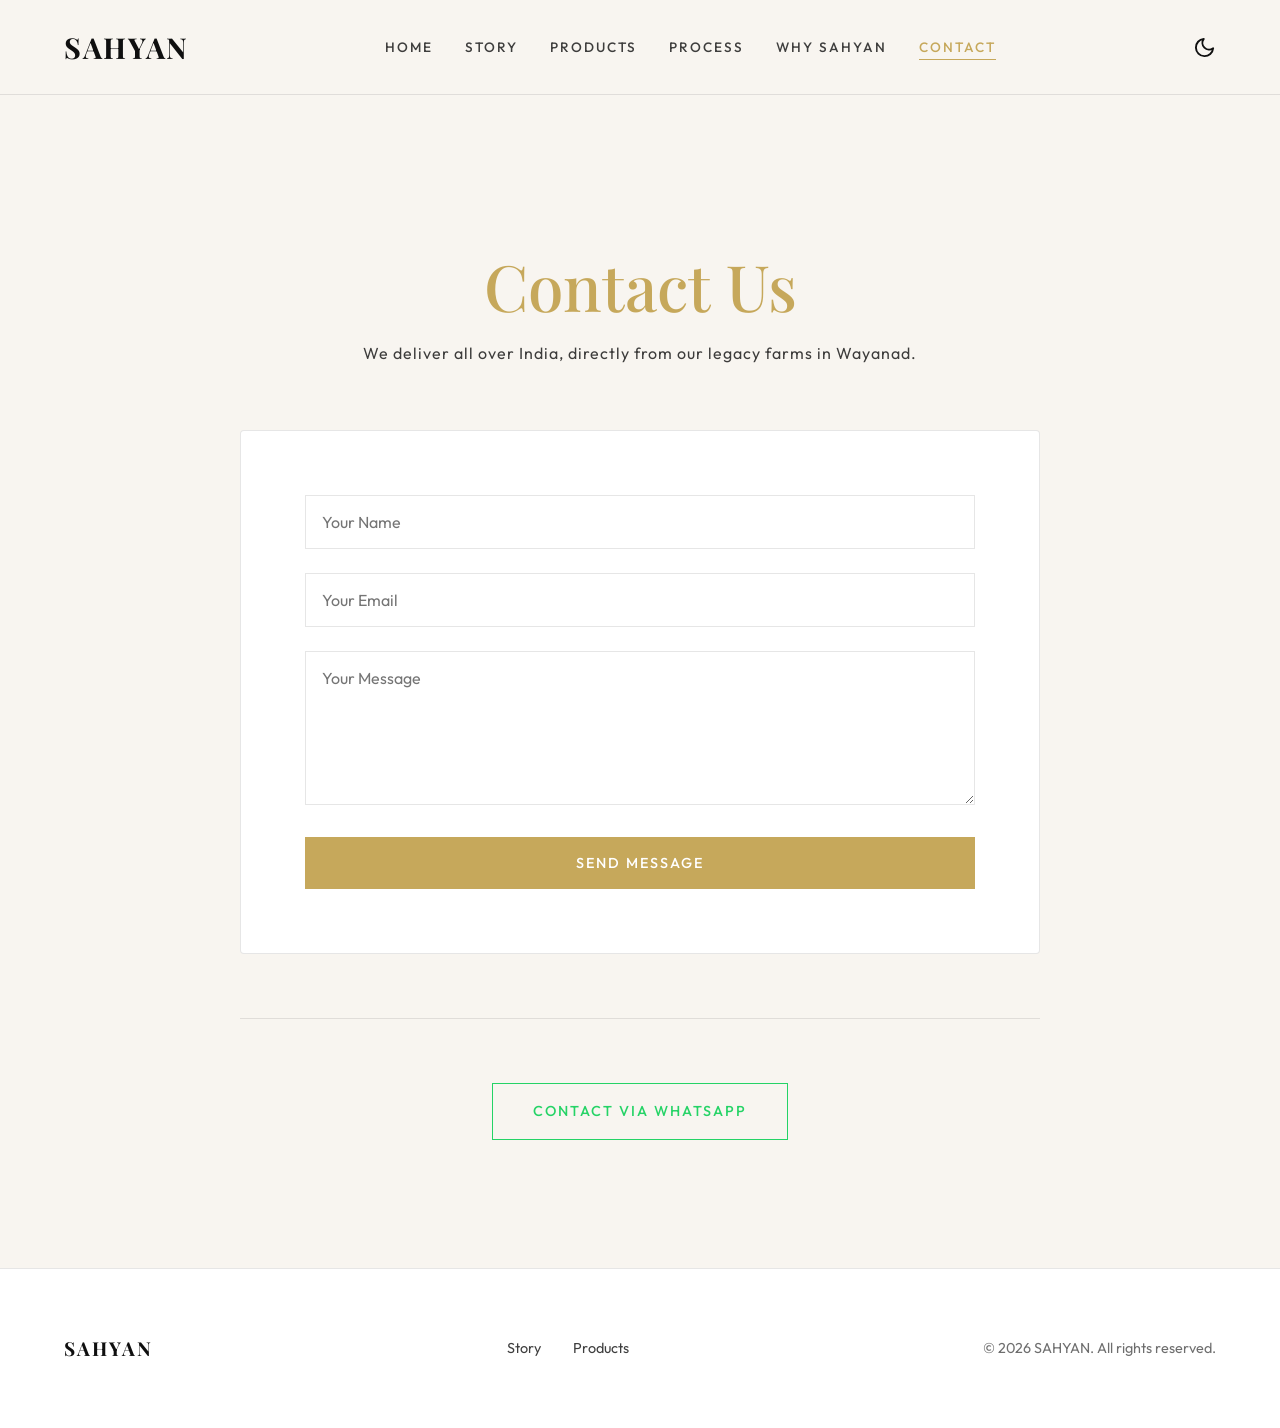
<file: contact.html>
<!DOCTYPE html>
<html lang="en">
<head>
  <meta charset="UTF-8">
  <meta name="viewport" content="width=device-width, initial-scale=1.0">
  <title>Contact Us | SAHYAN</title>
  <link rel="stylesheet" href="./style.css">
</head>
<body>

  <header class="header">
    <a href="index.html" class="logo">SAHYAN</a>
    <nav>
      <ul class="nav-links">
        <li><a href="index.html">Home</a></li>
        <li><a href="story.html">Story</a></li>
        <li><a href="products.html">Products</a></li>
        <li><a href="process.html">Process</a></li>
        <li><a href="why-sahyan.html">Why Sahyan</a></li>
        <li><a href="contact.html" class="active">Contact</a></li>
      </ul>
    </nav>
    <div class="actions">
      <button class="theme-toggle" aria-label="Toggle Dark Mode">
        <svg stroke="currentColor" fill="none" stroke-width="2" viewBox="0 0 24 24" stroke-linecap="round" stroke-linejoin="round" height="1.2em" width="1.2em"><path d="M21 12.79A9 9 0 1 1 11.21 3 7 7 0 0 0 21 12.79z"></path></svg>
      </button>
    </div>
  </header>

  <main style="padding-top: 120px;">
    <section class="section container fade-in" style="max-width: 800px;">
      <h1 class="text-serif text-accent text-center" style="font-size: 4rem; margin-bottom: 1rem;">Contact Us</h1>
      <p class="text-center" style="opacity: 0.8; margin-bottom: 4rem; letter-spacing: 1px;">We deliver all over India, directly from our legacy farms in Wayanad.</p>
      
      <form style="background: var(--card-bg); padding: 4rem; border: 1px solid var(--border-color); border-radius: 4px;">
        <div class="form-group">
          <input type="text" class="form-control" placeholder="Your Name" required>
        </div>
        <div class="form-group">
          <input type="email" class="form-control" placeholder="Your Email" required>
        </div>
        <div class="form-group">
          <textarea class="form-control" placeholder="Your Message" rows="6" required></textarea>
        </div>
        <button type="submit" class="btn btn-primary" style="width: 100%;">Send Message</button>
      </form>
      
      <div class="text-center" style="margin-top: 4rem; padding-top: 4rem; border-top: 1px solid var(--border-color);">
         <a href="#" class="btn btn-outline" style="border-color: #25D366; color: #25D366;">Contact via WhatsApp</a>
      </div>
    </section>
  </main>

  <footer class="footer">
    <div class="logo" style="font-size: 1.2rem;">SAHYAN</div>
    <ul class="footer-links">
      <li><a href="story.html">Story</a></li>
      <li><a href="products.html">Products</a></li>
    </ul>
    <div style="opacity: 0.6; font-size: 0.9rem;">&copy; 2026 SAHYAN. All rights reserved.</div>
  </footer>

  <script src="./main.js"></script>
</body>
</html>
</file>
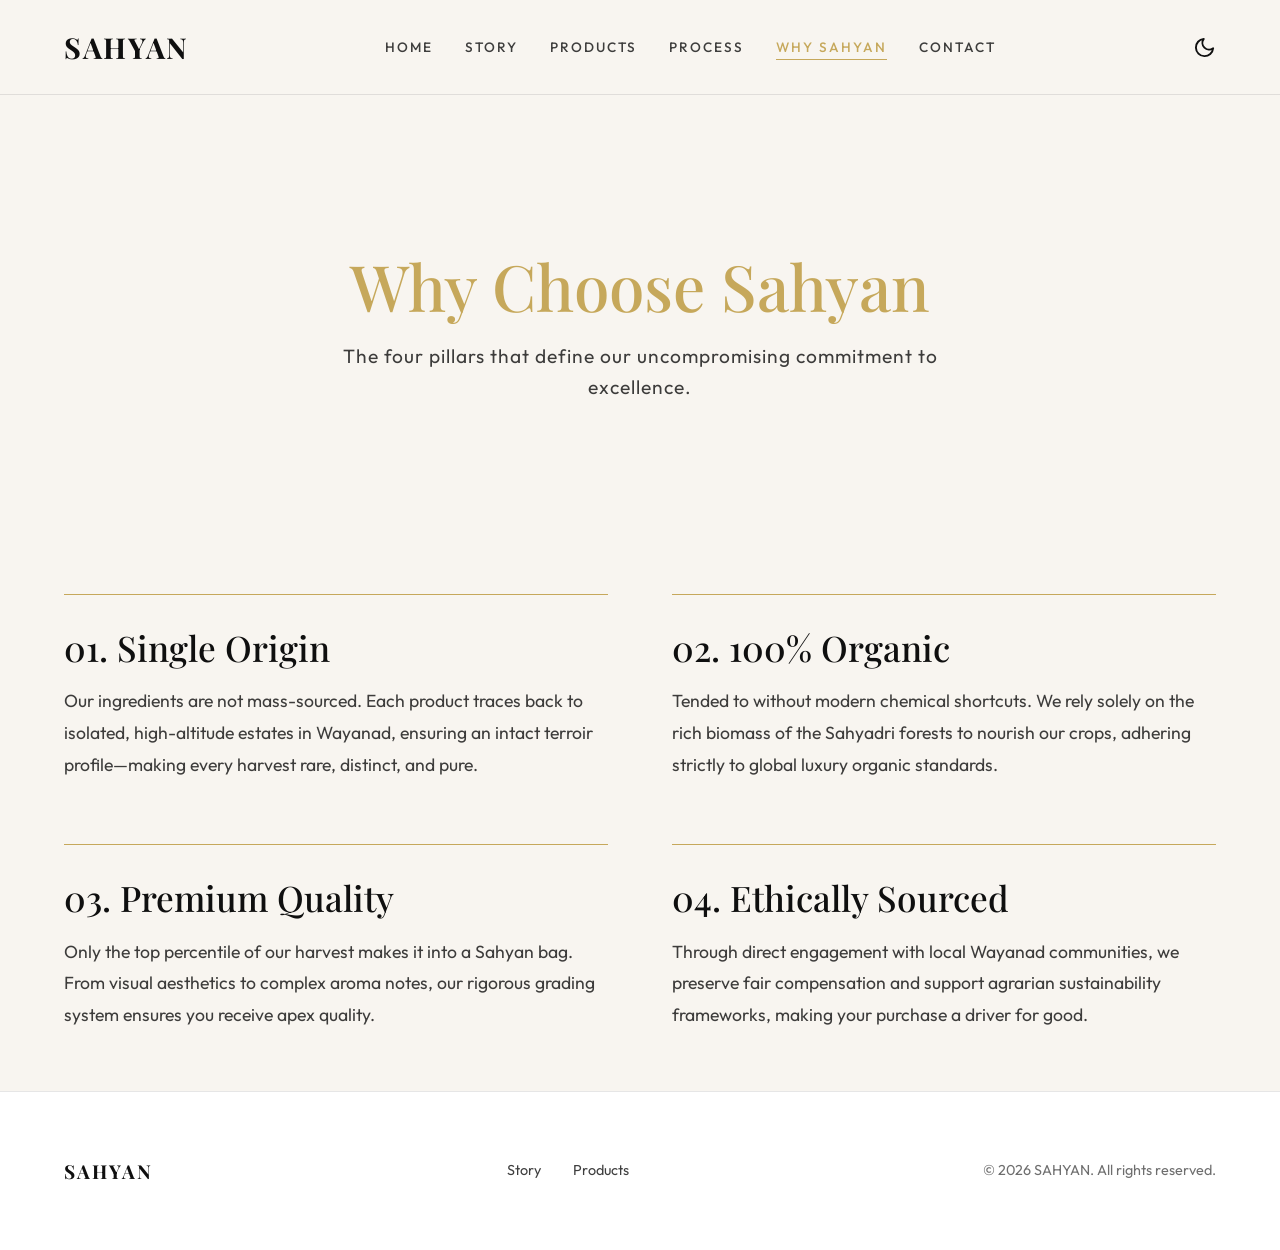
<file: why-sahyan.html>
<!DOCTYPE html>
<html lang="en">
<head>
  <meta charset="UTF-8">
  <meta name="viewport" content="width=device-width, initial-scale=1.0">
  <title>Why Sahyan | SAHYAN</title>
  <link rel="stylesheet" href="./style.css">
</head>
<body>

  <header class="header">
    <a href="index.html" class="logo">SAHYAN</a>
    <nav>
      <ul class="nav-links">
        <li><a href="index.html">Home</a></li>
        <li><a href="story.html">Story</a></li>
        <li><a href="products.html">Products</a></li>
        <li><a href="process.html">Process</a></li>
        <li><a href="why-sahyan.html" class="active">Why Sahyan</a></li>
        <li><a href="contact.html">Contact</a></li>
      </ul>
    </nav>
    <div class="actions">
      <button class="theme-toggle" aria-label="Toggle Dark Mode">
        <svg stroke="currentColor" fill="none" stroke-width="2" viewBox="0 0 24 24" stroke-linecap="round" stroke-linejoin="round" height="1.2em" width="1.2em"><path d="M21 12.79A9 9 0 1 1 11.21 3 7 7 0 0 0 21 12.79z"></path></svg>
      </button>
    </div>
  </header>

  <main style="padding-top: 120px; padding-bottom: 60px;">
    <section class="section container text-center fade-in">
      <h1 class="text-serif text-accent" style="font-size: 4rem; margin-bottom: 1rem;">Why Choose Sahyan</h1>
      <p style="font-size: 1.2rem; opacity: 0.8; max-width: 600px; margin: 0 auto; letter-spacing: 1px;">The four pillars that define our uncompromising commitment to excellence.</p>
    </section>

    <!-- Grid of Pillars -->
    <section class="container" style="display: grid; grid-template-columns: 1fr 1fr; gap: 4rem; padding-top: 4rem;">
      <div class="fade-in" style="border-top: 1px solid var(--accent-gold); padding-top: 2rem;">
         <h2 class="text-serif" style="font-size: 2.2rem; margin-bottom: 1rem;">01. Single Origin</h2>
         <p style="opacity: 0.8; font-size: 1.1rem; line-height: 1.8;">Our ingredients are not mass-sourced. Each product traces back to isolated, high-altitude estates in Wayanad, ensuring an intact terroir profile—making every harvest rare, distinct, and pure.</p>
      </div>
      <div class="fade-in" style="border-top: 1px solid var(--accent-gold); padding-top: 2rem; transition-delay: 0.2s;">
         <h2 class="text-serif" style="font-size: 2.2rem; margin-bottom: 1rem;">02. 100% Organic</h2>
         <p style="opacity: 0.8; font-size: 1.1rem; line-height: 1.8;">Tended to without modern chemical shortcuts. We rely solely on the rich biomass of the Sahyadri forests to nourish our crops, adhering strictly to global luxury organic standards.</p>
      </div>
      <div class="fade-in" style="border-top: 1px solid var(--accent-gold); padding-top: 2rem; transition-delay: 0.4s;">
         <h2 class="text-serif" style="font-size: 2.2rem; margin-bottom: 1rem;">03. Premium Quality</h2>
         <p style="opacity: 0.8; font-size: 1.1rem; line-height: 1.8;">Only the top percentile of our harvest makes it into a Sahyan bag. From visual aesthetics to complex aroma notes, our rigorous grading system ensures you receive apex quality.</p>
      </div>
      <div class="fade-in" style="border-top: 1px solid var(--accent-gold); padding-top: 2rem; transition-delay: 0.6s;">
         <h2 class="text-serif" style="font-size: 2.2rem; margin-bottom: 1rem;">04. Ethically Sourced</h2>
         <p style="opacity: 0.8; font-size: 1.1rem; line-height: 1.8;">Through direct engagement with local Wayanad communities, we preserve fair compensation and support agrarian sustainability frameworks, making your purchase a driver for good.</p>
      </div>
    </section>
  </main>

  <footer class="footer">
    <div class="logo" style="font-size: 1.2rem;">SAHYAN</div>
    <ul class="footer-links">
      <li><a href="story.html">Story</a></li>
      <li><a href="products.html">Products</a></li>
    </ul>
    <div style="opacity: 0.6; font-size: 0.9rem;">&copy; 2026 SAHYAN. All rights reserved.</div>
  </footer>

  <script src="./main.js"></script>
</body>
</html>
</file>
<file: style.css>
@import url('https://fonts.googleapis.com/css2?family=Outfit:wght@300;400;500;600&family=Playfair+Display:ital,wght@0,400;0,500;0,600;0,700;1,400&display=swap');

:root {
  --primary-bg: #F8F5F0;
  --text-dark: #0F0F0F;
  --accent-gold: #C6A85B;
  --forest-green: #1F3D2B;
  --card-bg: #ffffff;
  --border-color: rgba(15, 15, 15, 0.1);
  --header-glass: rgba(248, 245, 240, 0.8);
  
  --font-serif: 'Playfair Display', serif;
  --font-sans: 'Outfit', sans-serif;
  
  --spacing-sm: 1rem;
  --spacing-md: 2rem;
  --spacing-lg: 4rem;
  --spacing-xl: 8rem;
  
  --transition-smooth: all 0.4s cubic-bezier(0.25, 1, 0.5, 1);
}

[data-theme="dark"] {
  --primary-bg: #0F0F0F;
  --text-dark: #F8F5F0;
  --card-bg: #1a1a1a;
  --border-color: rgba(248, 245, 240, 0.1);
  --header-glass: rgba(15, 15, 15, 0.8);
}

* { margin: 0; padding: 0; box-sizing: border-box; }

body {
  font-family: var(--font-sans);
  background-color: var(--primary-bg);
  color: var(--text-dark);
  line-height: 1.6;
  overflow-x: hidden;
  transition: background-color 0.4s ease, color 0.4s ease;
}

h1, h2, h3, h4, h5, h6 { font-family: var(--font-serif); font-weight: 500; line-height: 1.2; }
a { text-decoration: none; color: inherit; }
img { max-width: 100%; height: auto; display: block; border-radius: 4px; }

/* Utilities */
.text-accent { color: var(--accent-gold); }
.text-serif { font-family: var(--font-serif); }
.text-center { text-align: center; }
.container { max-width: 1400px; margin: 0 auto; padding: 0 5%; }
.section { padding: var(--spacing-xl) 0; }
.my-md { margin-top: var(--spacing-md); margin-bottom: var(--spacing-md); }

/* Buttons */
.btn {
  display: inline-flex;
  align-items: center;
  justify-content: center;
  padding: 1rem 2.5rem;
  font-family: var(--font-sans);
  font-size: 0.9rem;
  font-weight: 500;
  text-transform: uppercase;
  letter-spacing: 2px;
  cursor: pointer;
  transition: var(--transition-smooth);
  border: 1px solid transparent;
}
.btn-primary { background-color: var(--accent-gold); color: #fff; }
.btn-primary:hover { background-color: var(--forest-green); color: #fff; border-color: var(--forest-green); box-shadow: 0 10px 20px rgba(0,0,0,0.1); }
.btn-outline { background-color: transparent; border-color: var(--accent-gold); color: var(--accent-gold); }
.btn-outline:hover { background-color: var(--accent-gold); color: #fff; }

/* Header */
.header {
  position: fixed; top: 0; width: 100%; padding: 1.5rem 5%; display: flex;
  justify-content: space-between; align-items: center; z-index: 100;
  background: var(--header-glass); backdrop-filter: blur(10px); -webkit-backdrop-filter: blur(10px);
  border-bottom: 1px solid var(--border-color); transition: var(--transition-smooth);
}
.logo { font-family: var(--font-serif); font-size: 1.8rem; font-weight: 700; letter-spacing: 2px; text-transform: uppercase; color: var(--text-dark); }
.nav-links { display: flex; gap: 2rem; list-style: none; }
.nav-links a { font-size: 0.85rem; text-transform: uppercase; letter-spacing: 2px; position: relative; font-weight: 500; opacity: 0.8; transition: var(--transition-smooth); }
.nav-links a:hover, .nav-links a.active { opacity: 1; color: var(--accent-gold); }
.nav-links a::after { content: ''; position: absolute; width: 0; height: 1px; bottom: -4px; left: 0; background-color: var(--accent-gold); transition: var(--transition-smooth); }
.nav-links a:hover::after, .nav-links a.active::after { width: 100%; }
.actions { display: flex; align-items: center; gap: 1.5rem; }
.theme-toggle, .cart-toggle { background: none; border: none; cursor: pointer; color: var(--text-dark); font-size: 1.2rem; display: flex; transition: color 0.3s ease; }
.theme-toggle:hover, .cart-toggle:hover { color: var(--accent-gold); }

/* Hero Section */
.hero-section {
  height: 100vh; display: flex; align-items: center; justify-content: center;
  position: relative; overflow: hidden; background-color: var(--forest-green);
  color: #F8F5F0; text-align: center;
}
.hero-video {
  position: absolute;
  top: 50%;
  left: 50%;
  min-width: 100%;
  min-height: 100%;
  width: auto;
  height: auto;
  transform: translate(-50%, -50%);
  object-fit: cover;
  z-index: 0;
}
.hero-bg-overlay {
  position: absolute; top: 0; left: 0; right: 0; bottom: 0;
  background: rgba(31, 61, 43, 0.5); /* Forest green tint */
  z-index: 0;
}
.hero-content { position: relative; z-index: 1; max-width: 800px; padding: 0 5%; }
.hero-content h1 { font-size: 6rem; margin-bottom: 0.5rem; color: var(--accent-gold); letter-spacing: 4px; }
.tagline { font-size: 1.2rem; text-transform: uppercase; letter-spacing: 6px; margin-bottom: 3rem; font-weight: 300; opacity: 0.9; }

/* Story Preview (Split Layout) */
.split-layout { display: flex; align-items: center; gap: 5rem; }
.split-layout.reverse { flex-direction: row-reverse; }
.split-content { flex: 1; }
.split-img { flex: 1; position: relative; width: 100%; }
.split-img img { border-radius: 4px; width: 100%; max-height: 600px; object-fit: cover; }
.split-img::after { 
  content: ''; position: absolute; border: 1px solid var(--accent-gold); 
  top: 20px; left: 20px; right: -20px; bottom: -20px; z-index: -1; border-radius: 4px; 
}
@media (max-width: 900px) { .split-layout, .split-layout.reverse { flex-direction: column; gap: 3rem; } .split-img::after { display: none; } }

/* Grid Layouts */
.grid-3 { display: grid; grid-template-columns: repeat(auto-fit, minmax(300px, 1fr)); gap: 3rem; }
.feature-card { background: var(--card-bg); border: 1px solid var(--border-color); padding: 3rem 2rem; text-align: center; transition: var(--transition-smooth); }
.feature-card:hover { transform: translateY(-10px); border-color: var(--accent-gold); box-shadow: 0 20px 40px rgba(0,0,0,0.05); }
.feature-icon { font-size: 2.5rem; color: var(--accent-gold); margin-bottom: 1.5rem; }

/* Product Details Layout */
.product-detail-section { display: grid; grid-template-columns: 1fr 1fr; gap: 5rem; align-items: center; padding: 6rem 0; border-bottom: 1px solid var(--border-color); }
.product-detail-section:last-child { border-bottom: none; }
.product-img-wrapper { background: var(--card-bg); border: 1px solid var(--border-color); padding: 4rem; text-align: center; transition: var(--transition-smooth); }
.product-img-wrapper img { width: 100%; max-height: 500px; object-fit: contain; mix-blend-mode: multiply; transition: transform 0.6s ease; }
[data-theme="dark"] .product-img-wrapper img { mix-blend-mode: normal; }
.product-img-wrapper:hover img { transform: scale(1.05); }

.size-selector { display: flex; gap: 1rem; margin-top: 0.5rem; }
.size-btn { padding: 0.6rem 1.5rem; border: 1px solid var(--border-color); background: transparent; color: var(--text-dark); cursor: pointer; transition: var(--transition-smooth); font-family: var(--font-sans); }
.size-btn.active, .size-btn:hover { border-color: var(--accent-gold); color: var(--accent-gold); }

.quantity-selector { display: flex; align-items: center; gap: 1rem; border: 1px solid var(--border-color); width: fit-content; margin-top: 0.5rem; }
.qty-btn { background: transparent; border: none; padding: 0.8rem 1.2rem; cursor: pointer; color: var(--text-dark); font-size: 1.2rem; }
.qty-input { width: 40px; text-align: center; border: none; background: transparent; color: var(--text-dark); font-family: var(--font-sans); font-size: 1rem; }

/* Forms */
.form-group { margin-bottom: 1.5rem; }
.form-control { width: 100%; padding: 1rem; background: var(--card-bg); border: 1px solid var(--border-color); color: var(--text-dark); font-family: var(--font-sans); font-size: 1rem; }
.form-control:focus { outline: none; border-color: var(--accent-gold); }

/* Animations */
.fade-in { opacity: 0; transform: translateY(30px); transition: opacity 1s cubic-bezier(0.25, 1, 0.5, 1), transform 1s cubic-bezier(0.25, 1, 0.5, 1); }
.fade-in.appear { opacity: 1; transform: translateY(0); }

/* Footer */
.footer { background: var(--card-bg); padding: 4rem 5%; border-top: 1px solid var(--border-color); display: flex; justify-content: space-between; align-items: center; }
.footer-links { display: flex; gap: 2rem; list-style: none; font-size: 0.9rem; opacity: 0.8; }
@media (max-width: 768px) { .footer { flex-direction: column; gap: 2rem; text-align: center; } .hero-content h1 { font-size: 4rem; } .nav-links { display: none; } }
</file>
